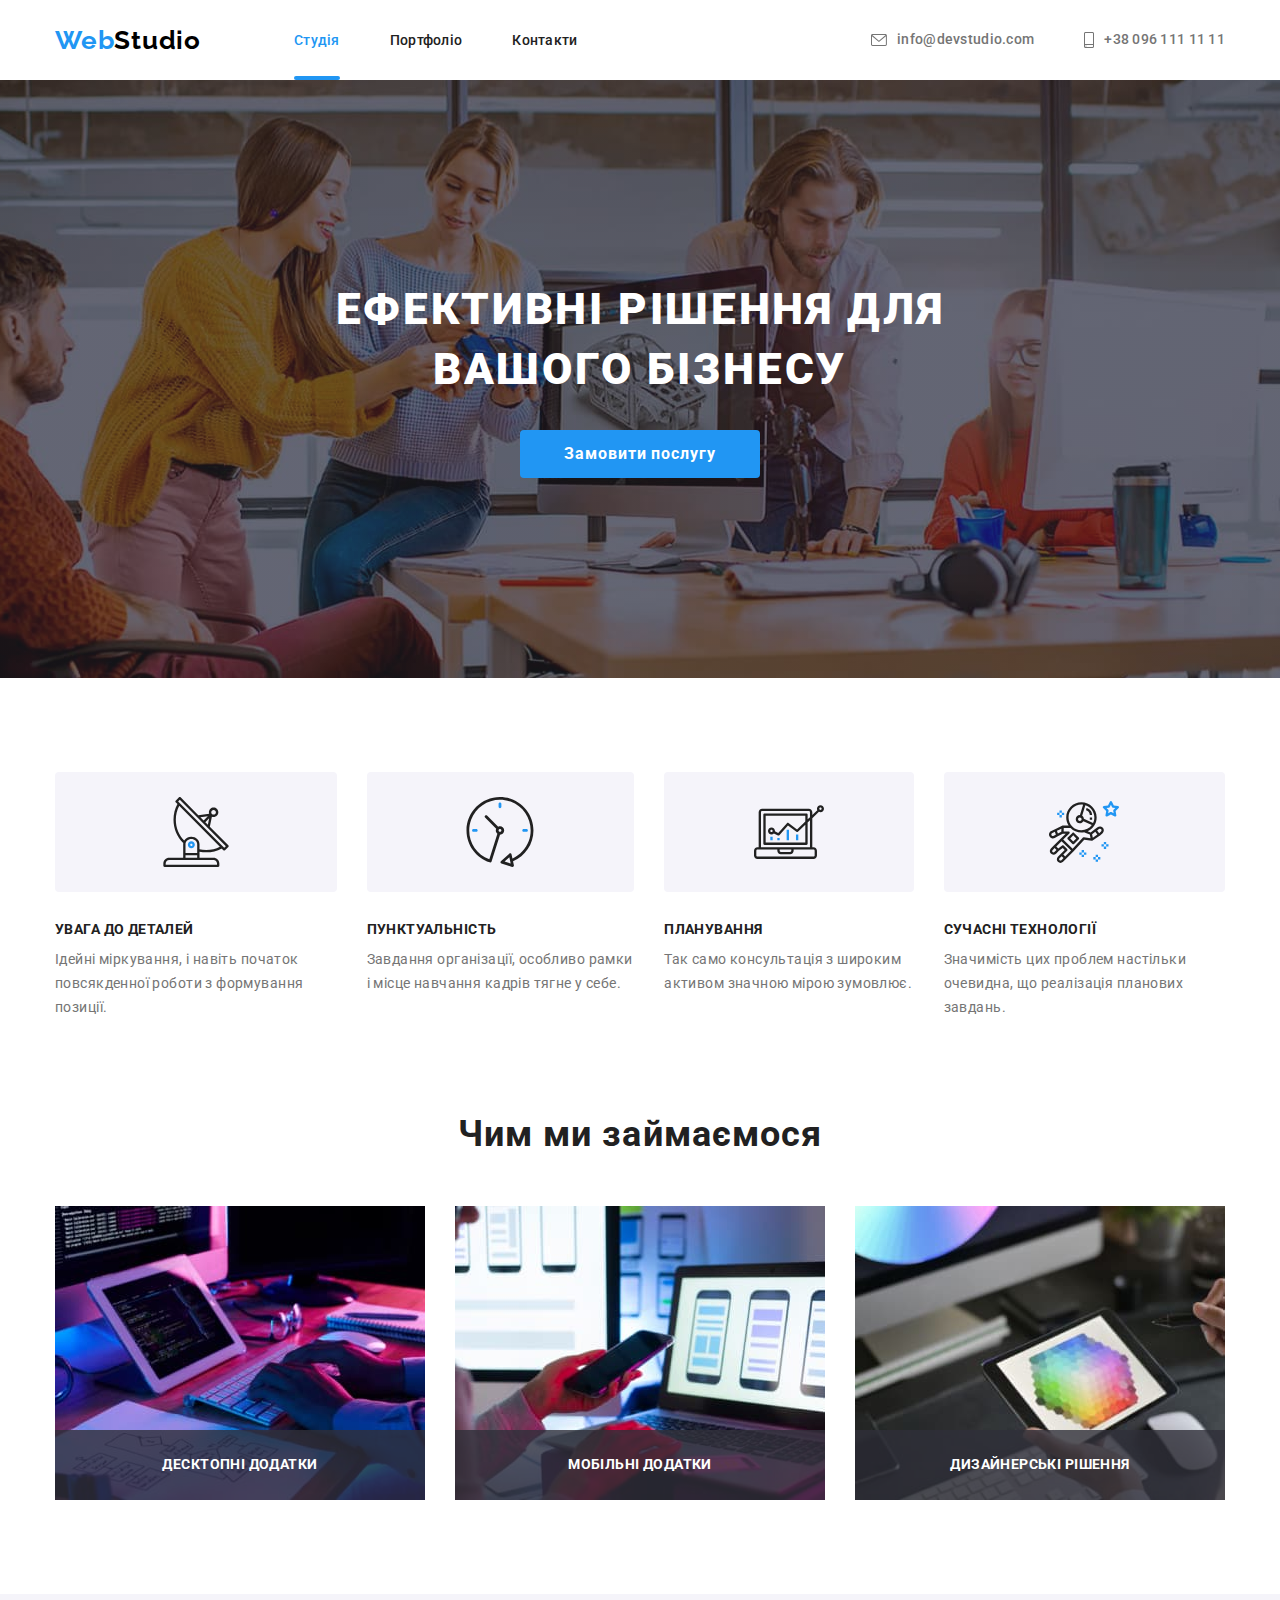
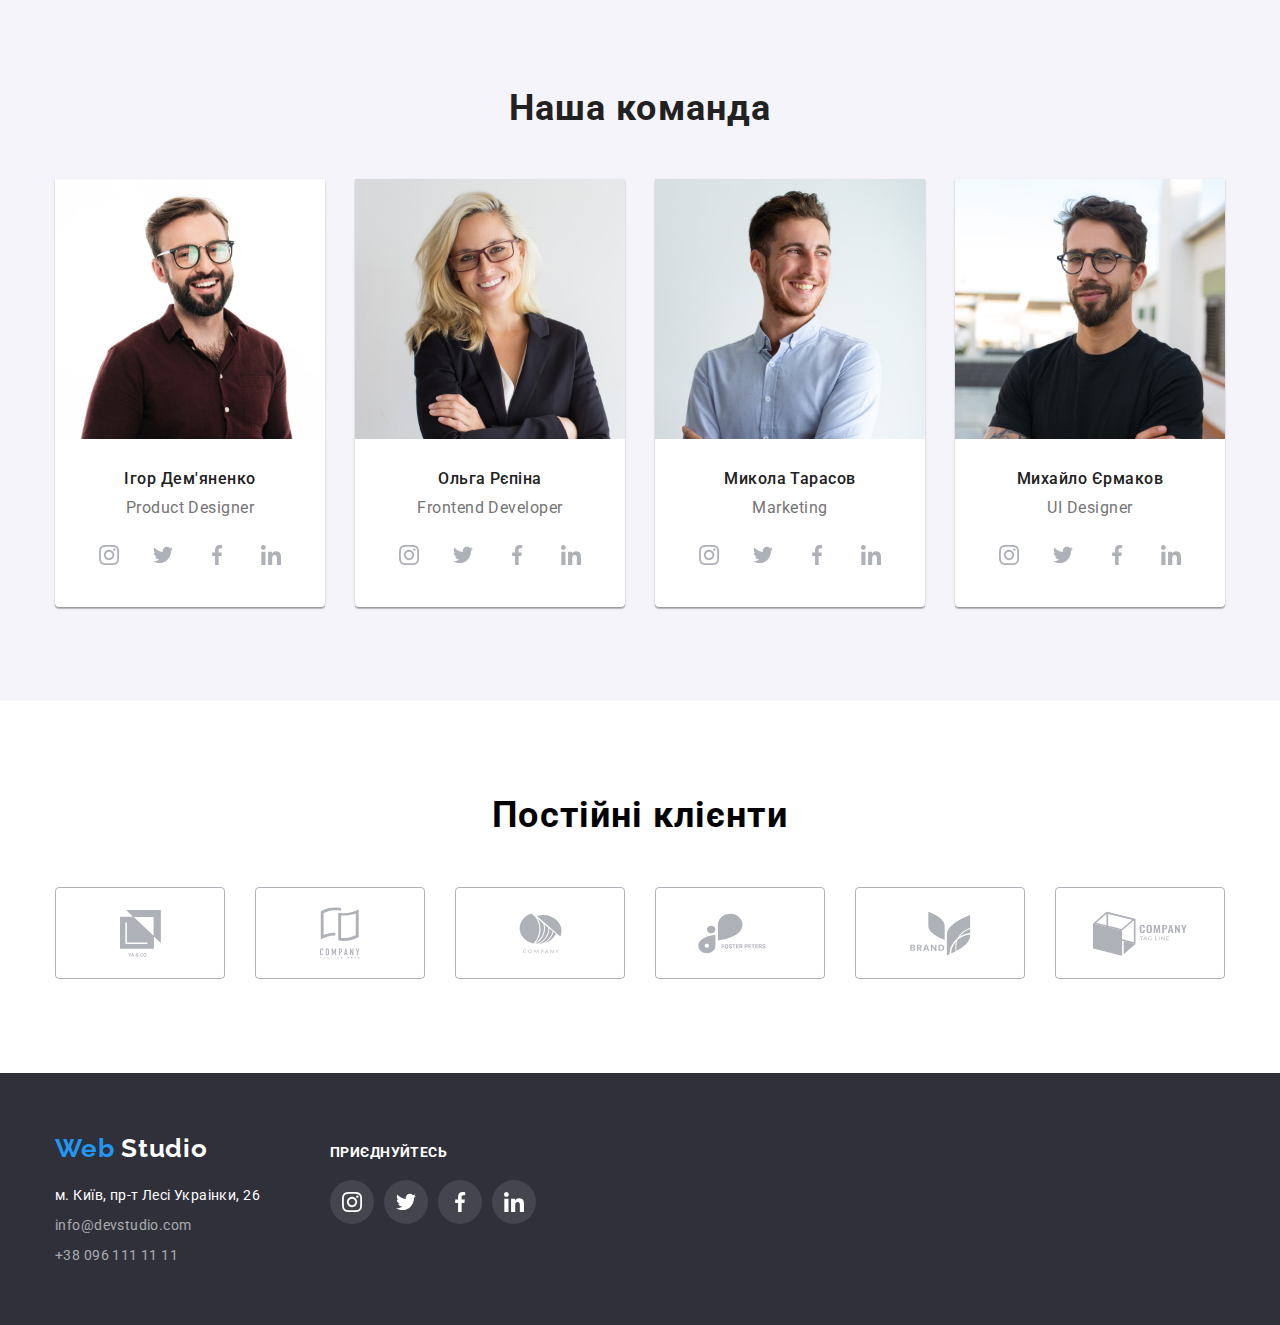
<file: index.html>
<!DOCTYPE html>
<html lang="uk">
  <head>
    <meta charset="UTF-8" />
    <meta http-equiv="X-UA-Compatible" content="IE=edge" />
    <meta name="viewport" content="width=device-width, initial-scale=1.0" />
    <title>Студія</title>
    <!-- Google fonts -->
    <link rel="preconnect" href="https://fonts.googleapis.com" />
    <link rel="preconnect" href="https://fonts.gstatic.com" crossorigin />
    <link
      href="https://fonts.googleapis.com/css2?family=Raleway:wght@700&family=Roboto:wght@400;500;700;900&display=swap"
      rel="stylesheet"
    />
    <!-- Normalizator -->
    <link
      rel="stylesheet"
      href="https://cdnjs.cloudflare.com/ajax/libs/modern-normalize/1.1.0/modern-normalize.min.css"
    />
    <!-- my styls -->
    <link rel="stylesheet" href="./css/styles.css" />
  </head>

  <body>
    <!-- HEADER-->
    <header>
      <div class="container-head container">
        <!-- navigation -->
        <nav class="navigation">
          <!-- LOGO -->
          <a href="./index.html" class="logo-web" lang="en"
            >Web<span class="logo-studio">Studio</span></a
          >
          <ul class="nav-list list">
            <li class="li-nav"><a href="./index.html" class="current nav-element">Студія</a></li>
            <li class="li-nav"><a href="./portfolio.html" class="nav-element">Портфоліо</a></li>
            <li class="li-nav"><a href="#" class="nav-element">Контакти</a></li>
          </ul>
        </nav>
        <!-- Contacts -->
        <ul class="contacts list">
          <li class="li-contact">
            <a href="mailto:info@devstudio.com" class="contact" lang="en">
              <svg class="icon-maill" width="16" height="12">
                <use href="./images/symbol.svg#icon-maill"></use>
              </svg>
              info@devstudio.com
            </a>
          </li>
          <li class="li-contact">
            <a href="tel:+380961111111" class="contact">
              <svg class="icon-tell" width="10" height="16">
                <use href="./images/symbol.svg#icon-tell"></use>
              </svg>
              +38 096 111 11 11</a
            >
          </li>
        </ul>
      </div>
    </header>
    <!-- MAIN -->
    <main>
      <!-- Hero Section -->
      <section class="hero-section">
        <div class="container">
          <h1 class="hero-heading">Ефективні рішення для вашого бізнесу</h1>
          <button data-modal-open class="button" type="button" id="data-modal-open">Замовити послугу</button>
        </div>
      </section>
      <!-- Our features -->
      <section class="section features-section">
        <div class="container">
          <h2 class="hidden">Наші переваги</h2>
          <ul class="features list">
            <li class="feature-card">
              <div class="bord-feature">
                <svg class="icon-feature" height="70" width="70">
                  <use href="./images/symbol.svg#icon-antenna"></use>
                </svg>
              </div>
              <h3 class="feature-list-heading">УВАГА ДО ДЕТАЛЕЙ</h3>
              <p class="feature-list-description">
                Ідейні міркування, і навіть початок повсякденної роботи з формування позиції.
              </p>
            </li>
            <li class="feature-card">
              <div class="bord-feature">
                <svg class="icon-feature" height="70" width="70">
                  <use href="./images/symbol.svg#icon-clock"></use>
                </svg>
              </div>
              <h3 class="feature-list-heading">ПУНКТУАЛЬНІСТЬ</h3>
              <p class="feature-list-description">
                Завдання організації, особливо рамки і місце навчання кадрів тягне у себе.
              </p>
            </li>
            <li class="feature-card">
              <div class="bord-feature">
                <svg class="icon-feature" height="70" width="70">
                  <use href="./images/symbol.svg#icon-diagram"></use>
                </svg>
              </div>
              <h3 class="feature-list-heading">ПЛАНУВАННЯ</h3>
              <p class="feature-list-description">
                Так само консультація з широким активом значною мірою зумовлює.
              </p>
            </li>
            <li class="feature-card">
              <div class="bord-feature">
                <svg class="icon-feature" height="70" width="70">
                  <use href="./images/symbol.svg#icon-astronaut"></use>
                </svg>
              </div>
              <h3 class="feature-list-heading">СУЧАСНІ ТЕХНОЛОГІЇ</h3>
              <p class="feature-list-description">
                Значимість цих проблем настільки очевидна, що реалізація планових завдань.
              </p>
            </li>
          </ul>
        </div>
      </section>
      <!-- What do we do? -->
      <section class="section">
        <div class="container">
          <h2 class="what-heading">Чим ми займаємося</h2>
          <ul class="what-list-other list">
            <li class="what-card">
              <img src="./images/desktop.jpg" alt="людина працює за пк" class="img-what" />
              <p class="what-descriptions">Десктопні додатки</p>
            </li>
            <li class="what-card">
              <img src="./images/laptop.jpg" alt="людина працює за ноутбуком" class="img-what" />
              <p class="what-descriptions">Мобільні додатки</p>
            </li>
            <li class="what-card">
              <img src="./images/table.jpg" alt="людина працює за планшетом" class="img-what" />
              <p class="what-descriptions">Дизайнерські рішення</p>
            </li>
          </ul>
        </div>
      </section>
      <!-- Our Team -->
      <section class="our-team section">
        <div class="container">
          <h2 class="our-team-heading">Наша команда</h2>
          <ul class="our-team-list list">
            <li class="team-card">
              <img src="./images/slaveone.jpg" alt="Ігор Дем'яненко" class="imag-team" />
              <div class="container-team">
                <h3 class="team-name">Ігор Дем'яненко</h3>
                <p lang="en" class="our-team-profession">Product Designer</p>
                <ul class="list social-list">
                  <li class="social-li">
                    <a href=""
                      ><svg class="icon-social" height="20" width="20">
                        <use href="./images/symbol.svg#icon-instagram"></use></svg
                    ></a>
                  </li>
                  <li class="social-li">
                    <a href=""
                      ><svg class="icon-social" height="20" width="20">
                        <use href="./images/symbol.svg#icon-twitter"></use></svg
                    ></a>
                  </li>
                  <li class="social-li">
                    <a href=""
                      ><svg class="icon-social" height="20" width="20">
                        <use href="./images/symbol.svg#icon-facebook"></use></svg
                    ></a>
                  </li>
                  <li class="social-li">
                    <a href=""
                      ><svg class="icon-social" height="20" width="20">
                        <use href="./images/symbol.svg#icon-linkin"></use></svg
                    ></a>
                  </li>
                </ul>
              </div>
            </li>
            <li class="team-card">
              <img src="./images/slavetwo.jpg" alt="Ольга Рєпіна" class="imag-team" />
              <div class="container-team">
                <h3 class="team-name">Ольга Рєпіна</h3>
                <p lang="en" class="our-team-profession">Frontend Developer</p>
                <ul class="list social-list">
                  <li class="social-li">
                    <a href=""
                      ><svg class="icon-social" height="20" width="20">
                        <use href="./images/symbol.svg#icon-instagram"></use></svg
                    ></a>
                  </li>
                  <li class="social-li">
                    <a href=""
                      ><svg class="icon-social" height="20" width="20">
                        <use href="./images/symbol.svg#icon-twitter"></use></svg
                    ></a>
                  </li>
                  <li class="social-li">
                    <a href=""
                      ><svg class="icon-social" height="20" width="20">
                        <use href="./images/symbol.svg#icon-facebook"></use></svg
                    ></a>
                  </li>
                  <li class="social-li">
                    <a href=""
                      ><svg class="icon-social" height="20" width="20">
                        <use href="./images/symbol.svg#icon-linkin"></use></svg
                    ></a>
                  </li>
                </ul>
              </div>
            </li>
            <li class="team-card">
              <img src="./images/slavethree.jpg" alt="Микола Тарасов" class="imag-team" />
              <div class="container-team">
                <h3 class="team-name">Микола Тарасов</h3>
                <p lang="en" class="our-team-profession">Marketing</p>
                <ul class="list social-list">
                  <li class="social-li">
                    <a href=""
                      ><svg class="icon-social" height="20" width="20">
                        <use href="./images/symbol.svg#icon-instagram"></use></svg
                    ></a>
                  </li>
                  <li class="social-li">
                    <a href=""
                      ><svg class="icon-social" height="20" width="20">
                        <use href="./images/symbol.svg#icon-twitter"></use></svg
                    ></a>
                  </li>
                  <li class="social-li">
                    <a href=""
                      ><svg class="icon-social" height="20" width="20">
                        <use href="./images/symbol.svg#icon-facebook"></use></svg
                    ></a>
                  </li>
                  <li class="social-li">
                    <a href=""
                      ><svg class="icon-social" height="20" width="20">
                        <use href="./images/symbol.svg#icon-linkin"></use></svg
                    ></a>
                  </li>
                </ul>
              </div>
            </li>
            <li class="team-card">
              <img src="./images/slavefour.jpg" alt="Михайло Єрмаков" class="imag-team" />
              <div class="container-team">
                <h3 class="team-name">Михайло Єрмаков</h3>
                <p lang="en" class="our-team-profession">UI Designer</p>
                <ul class="list social-list">
                  <li class="social-li">
                    <a href=""
                      ><svg class="icon-social" height="20" width="20">
                        <use href="./images/symbol.svg#icon-instagram"></use></svg
                    ></a>
                  </li>
                  <li class="social-li">
                    <a href=""
                      ><svg class="icon-social" height="20" width="20">
                        <use href="./images/symbol.svg#icon-twitter"></use></svg
                    ></a>
                  </li>
                  <li class="social-li">
                    <a href=""
                      ><svg class="icon-social" height="20" width="20">
                        <use href="./images/symbol.svg#icon-facebook"></use></svg
                    ></a>
                  </li>
                  <li class="social-li">
                    <a href=""
                      ><svg class="icon-social" height="20" width="20">
                        <use href="./images/symbol.svg#icon-linkin"></use></svg
                    ></a>
                  </li>
                </ul>
              </div>
            </li>
          </ul>
        </div>
      </section>
      <!-- CLIENTS -->
      <section class="section">
        <div class="container">
          <h2 class="header-clients">Постійні клієнти</h2>
          <ul class="list clients-list">
            <li class="client">
              <a href="http://" class="link-client">
                <svg height="47" width="41" class="icon-client">
                  <use href="./images/symbol.svg#icon-group"></use>
                </svg>
              </a>
            </li>
            <li class="client">
              <a href="http://" class="link-client">
                <svg height="52" width="40" class="icon-client">
                  <use href="./images/symbol.svg#icon-group-1"></use>
                </svg>
              </a>
            </li>
            <li class="client">
              <a href="http://" class="link-client">
                <svg height="42" width="43" class="icon-client">
                  <use href="./images/symbol.svg#icon-group-2"></use>
                </svg>
              </a>
            </li>
            <li class="client">
              <a href="http://" class="link-client">
                <svg height="41" width="84" class="icon-client">
                  <use href="./images/symbol.svg#icon-group-3"></use>
                </svg>
              </a>
            </li>
            <li class="client">
              <a href="http://" class="link-client">
                <svg height="45" width="63" class="icon-client">
                  <use href="./images/symbol.svg#icon-group-4"></use>
                </svg>
              </a>
            </li>
            <li class="client">
              <a href="http://" class="link-client">
                <svg height="45" width="94" class="icon-client">
                  <use href="./images/symbol.svg#icon-group-5"></use>
                </svg>
              </a>
            </li>
          </ul>
        </div>
      </section>
    </main>
    <!-- FOOTER -->

    <footer class="footer">
      <div class="container">
        <div class="footer-list">
          <a href="/" class="footer-logo-web" lang="en"
            >Web <span class="footer-logo-studio" lang="en">Studio</span></a
          >
          <address class="footer-addres">
            <ul class="list">
              <li class="adress-list">
                <a
                  href="https://goo.gl/maps/CPtrU1FHBa2aNyZL9"
                  target="_blank"
                  rel="noopener noreferrer nofollow"
                  class="adress-place link"
                  >м. Київ, пр-т Лесі Украінки, 26</a
                >
              </li>
              <li class="adress-list">
                <a href="mailto:info@devstudio.com" class="adress" lang="en">info@devstudio.com </a>
              </li>
              <li class="adress-list">
                <a href="tel:+380961111111" class="adress">+38 096 111 11 11</a>
              </li>
            </ul>
          </address>
        </div>
        <div class="footer-social">
          <h3>приєднуйтесь</h3>
          <ul class="list social-list">
            <li class="social-li">
              <a href=""
                ><svg class="icon-social" height="20" width="20">
                  <use href="./images/symbol.svg#icon-instagram"></use></svg
              ></a>
            </li>
            <li class="social-li">
              <a href=""
                ><svg class="icon-social" height="20" width="20">
                  <use href="./images/symbol.svg#icon-twitter"></use></svg
              ></a>
            </li>
            <li class="social-li">
              <a href=""
                ><svg class="icon-social" height="20" width="20">
                  <use href="./images/symbol.svg#icon-facebook"></use></svg
              ></a>
            </li>
            <li class="social-li">
              <a href="./portfolio.html"
                ><svg class="icon-social" height="20" width="20">
                  <use href="./images/symbol.svg#icon-linkin"></use></svg
              ></a>
            </li>
          </ul>
        </div>
      </div>
    </footer>
<!-- MODALL -->
    <div class="backdrop is-hidden" data-modal>
      <div class="modal">
         <button  data-modal-close  class="close"> 
          <svg width="18" height="18" class="icon-cancel">
            <use href="./images/symbol.svg#icon-close"></use>
          </svg>
        </button>
      </div>
    </div>

    <script src="./js/modal.js"></script>
    <!-- /////-MODALL -->
  </body>
</html>
</file>
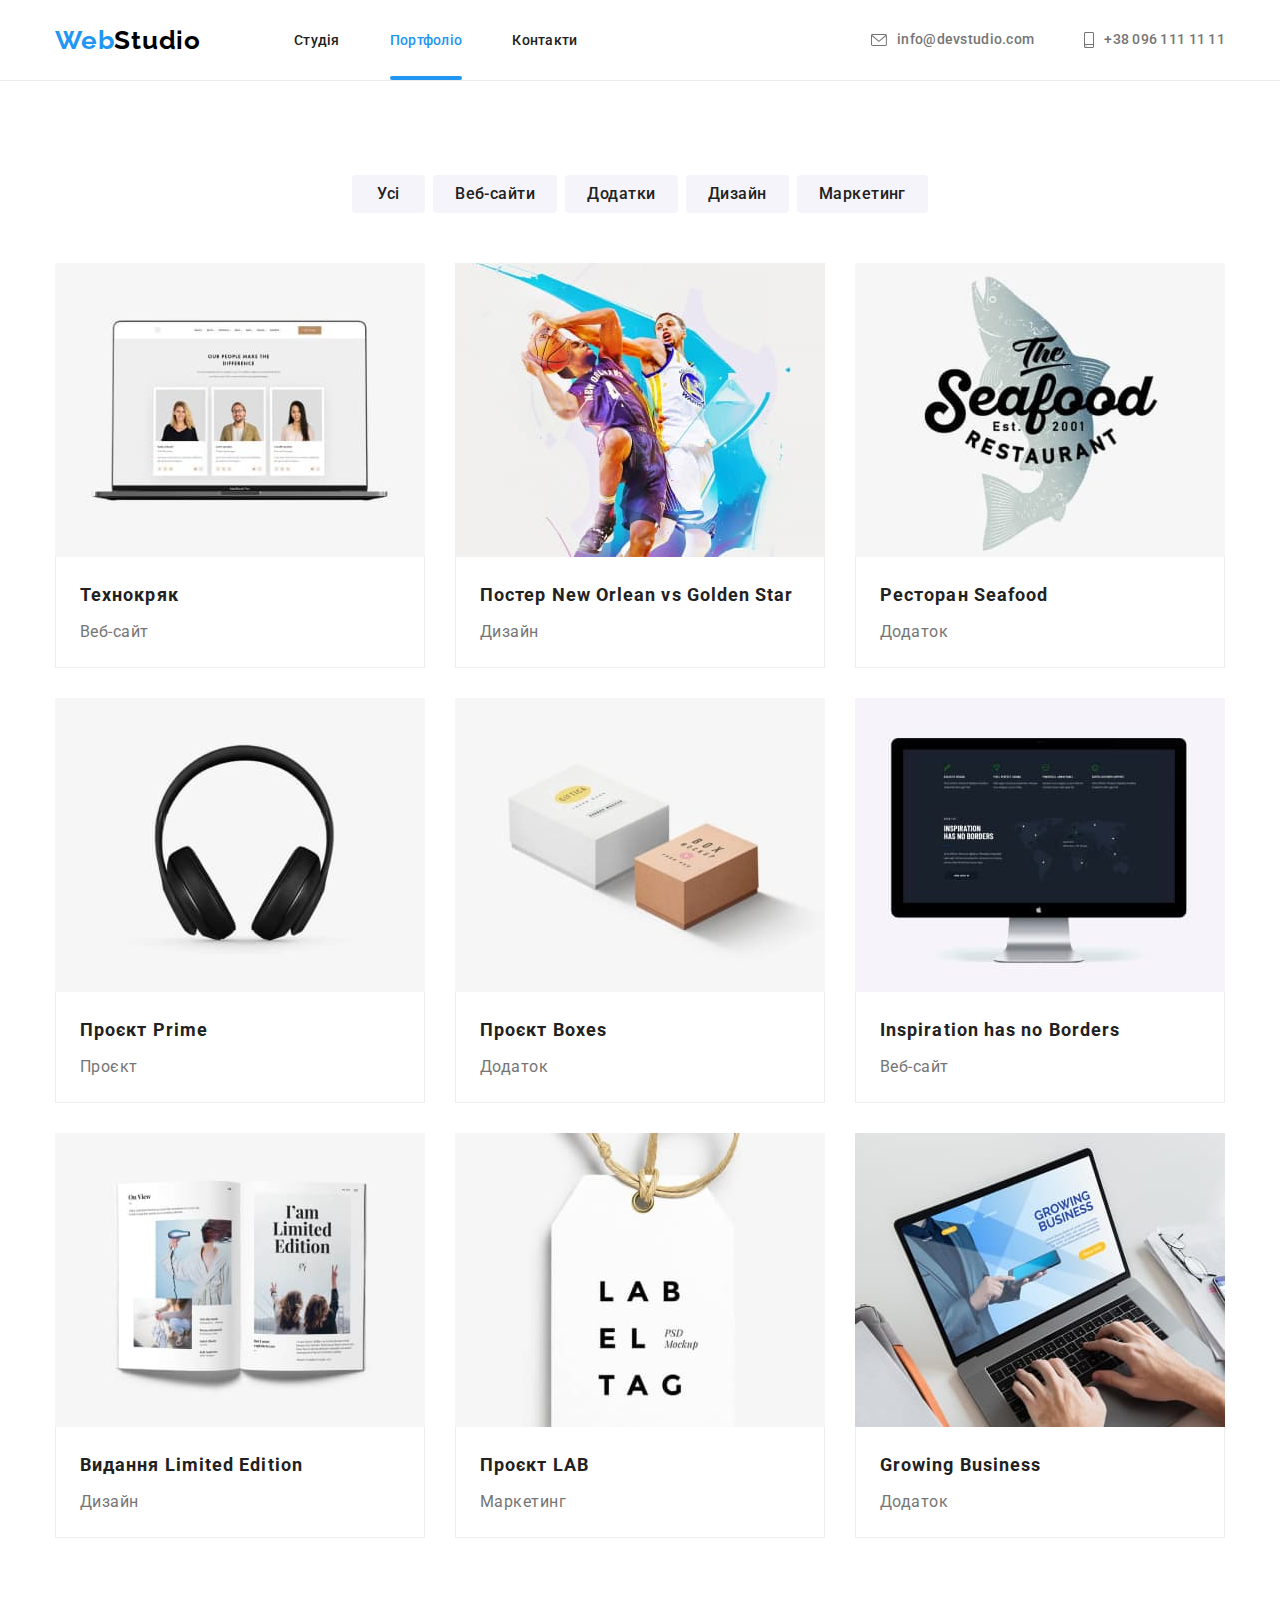
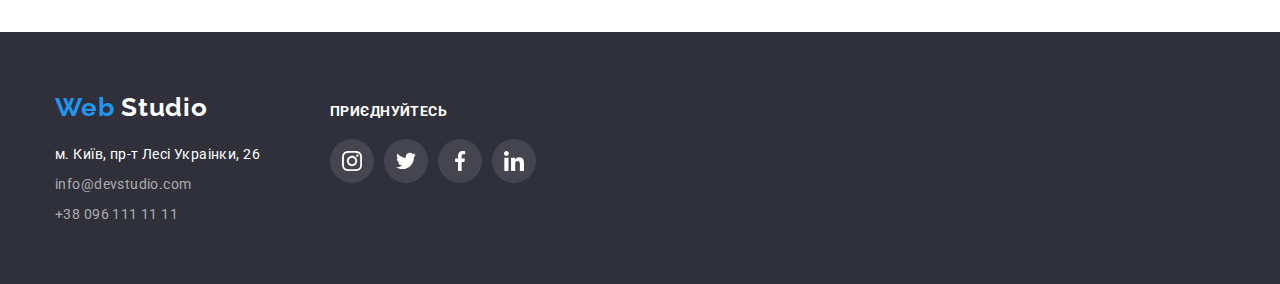
<file: portfolio.html>
<!DOCTYPE html>
<html lang="uk">
  <head>
    <meta charset="UTF-8" />
    <meta http-equiv="X-UA-Compatible" content="IE=edge" />
    <meta name="viewport" content="width=device-width, initial-scale=1.0" />
    <title>Портфоліо</title>
    <!-- Google fonts -->
    <link rel="preconnect" href="https://fonts.googleapis.com" />
    <link rel="preconnect" href="https://fonts.gstatic.com" crossorigin />
    <link
      href="https://fonts.googleapis.com/css2?family=Raleway:wght@700&family=Roboto:wght@400;500;700;900&display=swap"
      rel="stylesheet"
    />
    <!-- Normalizator -->
    <link
      rel="stylesheet"
      href="https://cdnjs.cloudflare.com/ajax/libs/modern-normalize/1.1.0/modern-normalize.min.css"
    />
    <!-- my styls -->
    <link rel="stylesheet" href="./css/styles.css" />
  </head>

  <body>
    <!-- HEADER-->
    <header class="head-border">
      <div class="container-head container">
        <!-- navigation -->
        <nav class="navigation">
          <!-- LOGO -->
          <a href="./index.html" class="logo-web" lang="en">Web<span class="logo-studio">Studio</span></a>
          <ul class="nav-list list">
            <li class="li-nav"><a href="./index.html" class="nav-element">Студія</a></li>
            <li class="li-nav">
              <a href="./portfolio.html" class="nav-element current">Портфоліо</a>
            </li>
            <li class="li-nav"><a href="#" class="nav-element">Контакти</a></li>
          </ul>
        </nav>
        <!-- Contacts -->
        <ul class="contacts list">
          <li class="li-contact">
            <a href="mailto:info@devstudio.com" class="contact" lang="en"
              ><svg class="icon-maill" width="16" height="12">
                <use href="./images/symbol.svg#icon-maill"></use></svg
              >info@devstudio.com
            </a>
          </li>
          <li class="li-contact">
            <a href="tel:+380961111111" class="contact"
              ><svg class="icon-tell" width="10" height="16">
                <use href="./images/symbol.svg#icon-tell"></use></svg
              >+38 096 111 11 11</a
            >
          </li>
        </ul>
      </div>
    </header>
    <!--- MAIN -->
    <main>
      <section class="section">
        <h1 class="hidden">Виставка наших робіт</h1>
        <div class="container">
          <ul class="list nav-projects">
            <li><button class="button-portfolio" type="button">Усі</button></li>
            <li><button class="button-portfolio" type="button">Веб-сайти</button></li>
            <li><button class="button-portfolio" type="button">Додатки</button></li>
            <li><button class="button-portfolio" type="button">Дизайн</button></li>
            <li><button class="button-portfolio" type="button">Маркетинг</button></li>
          </ul>
        </div>
        <div class="container">
          <ul class="list project-list">
            <li class="project-card">
              <a href="http://" class="link-project">
<div class="thumb-img-project">
                <img src="./images/one.jpg" alt="Веб-сайт Технокряк" class="img-project" />
<p class="description-hover">Ресурс пропонує комплексні пропозиції з різним рівнем функціоналу та сервісів. Все це дозволить відвідувачу отримати вичерпні відомості про компанію чи приватну особу.</p>
                </div>
                <div class="card-text">
                  <h2 class="project-heading">Технокряк</h2>
                  <p class="project-descriotion">Веб-сайт</p>
                </div>
              </a>
            </li>
            <li class="project-card">
              <a href="http://" class="link-project">
<div class="thumb-img-project">
                <img src="./images/two.jpg" alt="Дизайн про новий орлеан" class="img-project" />
<p class="description-hover">Ресурс пропонує комплексні пропозиції з різним рівнем функціоналу та сервісів. Все це дозволить відвідувачу отримати вичерпні відомості про компанію чи приватну особу.</p>
                </div>
                <div class="card-text">
                  <h2 class="project-heading">
                    Постер <span lang="en">New Orlean vs Golden Star</span>
                  </h2>
                  <p class="project-descriotion">Дизайн</p>
                </div>
              </a>
            </li>
            <li class="project-card">
              <a href="http://" class="link-project">
<div class="thumb-img-project">
                <img src="./images/three.jpg" alt="Додаток про їжу біля моря" class="img-project" />
<p class="description-hover">Ресурс пропонує комплексні пропозиції з різним рівнем функціоналу та сервісів. Все це дозволить відвідувачу отримати вичерпні відомості про компанію чи приватну особу.</p>
                </div>
                <div class="card-text">
                  <h2 class="project-heading">Ресторан <span lang="en">Seafood</span></h2>
                  <p class="project-descriotion">Додаток</p>
                </div>
              </a>
            </li>
            <li class="project-card">
              <a href="http://" class="link-project">
<div class="thumb-img-project">
                <img src="./images/four.jpg" alt="Проєкт Проєкт " class="img-project" />
<p class="description-hover">Ресурс пропонує комплексні пропозиції з різним рівнем функціоналу та сервісів. Все це дозволить відвідувачу отримати вичерпні відомості про компанію чи приватну особу.</p>
                </div>
                <div class="card-text">
                  <h2 class="project-heading">Проєкт <span lang="en">Prime</span></h2>
                  <p class="project-descriotion">Проєкт</p>
                </div>
              </a>
            </li>
            <li class="project-card">
              <a href="http://" class="link-project">
<div class="thumb-img-project">
                <img src="./images/five.jpg" alt="Проєкт коробки" class="img-project" />
<p class="description-hover">Ресурс пропонує комплексні пропозиції з різним рівнем функціоналу та сервісів. Все це дозволить відвідувачу отримати вичерпні відомості про компанію чи приватну особу.</p>
                </div>
                <div class="card-text">
                  <h2 class="project-heading">Проєкт <span lang="en">Boxes</span></h2>
                  <p class="project-descriotion">Додаток</p>
                </div>
              </a>
            </li>
            <li class="project-card">
              <a href="http://" class="link-project">
<div class="thumb-img-project">
                <img src="./images/six.jpg" alt="Веб-сайт " class="img-project" />
<p class="description-hover">Ресурс пропонує комплексні пропозиції з різним рівнем функціоналу та сервісів. Все це дозволить відвідувачу отримати вичерпні відомості про компанію чи приватну особу.</p>
                </div>
                <div class="card-text">
                  <h2 class="project-heading">Inspiration <span lang="en">has no Borders</span></h2>
                  <p class="project-descriotion">Веб-сайт</p>
                </div>
              </a>
            </li>
            <li class="project-card">
              <a href="http://" class="link-project">
<div class="thumb-img-project">
                <img src="./images/seven.jpg" alt="Дизайн видання Limited Edition" class="img-project" />
<p class="description-hover">Ресурс пропонує комплексні пропозиції з різним рівнем функціоналу та сервісів. Все це дозволить відвідувачу отримати вичерпні відомості про компанію чи приватну особу.</p>
                </div>
                <div class="card-text">
                  <h2 class="project-heading">Видання <span lang="en">Limited Edition</span></h2>
                  <p class="project-descriotion">Дизайн</p>
                </div>
              </a>
            </li>
            <li class="project-card">
              <a href="http://" class="link-project">
<div class="thumb-img-project">
                <img src="./images/eight.jpg" alt="Проєкт Маркетинг" class="img-project" />
<p class="description-hover">Ресурс пропонує комплексні пропозиції з різним рівнем функціоналу та сервісів. Все це дозволить відвідувачу отримати вичерпні відомості про компанію чи приватну особу.</p>
                </div>
                <div class="card-text">
                  <h2 class="project-heading">Проєкт <span lang="en">LAB</span></h2>
                  <p class="project-descriotion">Маркетинг</p>
                </div>
              </a>
            </li>
            <li class="project-card">
              <a href="http://" class="link-project">
                <div class="thumb-img-project">
                <img src="./images/nine.jpg" alt="Додаток про справы" class="img-project" />
<p class="description-hover">Ресурс пропонує комплексні пропозиції з різним рівнем функціоналу та сервісів. Все це дозволить відвідувачу отримати вичерпні відомості про компанію чи приватну особу.</p>
                </div>
                <div class="card-text">
                  <h2 class="project-heading" lang="en">Growing Business</h2>
                  <p class="project-descriotion">Додаток</p>
                </div>
              </a>
            </li>
          </ul>
        </div>
      </section>
    </main>
    <!-- FOOTER -->
    <footer class="footer">
      <div class="container">
        <div class="footer-list">
          <a href="/" class="footer-logo-web" lang="en"
            >Web <span class="footer-logo-studio" lang="en">Studio</span></a
          >
          <address class="footer-addres">
            <ul class="list">
              <li class="adress-list">
                <a
                  href="https://goo.gl/maps/CPtrU1FHBa2aNyZL9"
                  target="_blank"
                  rel="noopener noreferrer nofollow"
                  class="adress-place link"
                  >м. Київ, пр-т Лесі Украінки, 26</a
                >
              </li>
              <li class="adress-list">
                <a href="mailto:info@devstudio.com" class="adress" lang="en">info@devstudio.com </a>
              </li>
              <li class="adress-list">
                <a href="tel:+380961111111" class="adress">+38 096 111 11 11</a>
              </li>
            </ul>
          </address>
        </div>
        <div class="footer-social">
          <h3>приєднуйтесь</h3>
          <ul class="list social-list">
            <li class="social-li">
              <a href=""
                ><svg class="icon-social" height="20" width="20">
                  <use href="./images/symbol.svg#icon-instagram"></use></svg
              ></a>
            </li>
            <li class="social-li">
              <a href=""
                ><svg class="icon-social" height="20" width="20">
                  <use href="./images/symbol.svg#icon-twitter"></use></svg
              ></a>
            </li>
            <li class="social-li">
              <a href=""
                ><svg class="icon-social" height="20" width="20">
                  <use href="./images/symbol.svg#icon-facebook"></use></svg
              ></a>
            </li>
            <li class="social-li">
              <a href=""
                ><svg class="icon-social" height="20" width="20">
                  <use href="./images/symbol.svg#icon-linkin"></use></svg
              ></a>
            </li>
          </ul>
        </div>
      </div>
    </footer>
  </body>
</html>
</file>
<file: css/styles.css>
/* Обнуление отступов */
/* html{ */
    /* box-sizing: border-box; */
/* } */
/*  */
/* *,  */
/* *::before, */
/* *::after{ */
    /* box-sizing: inherit; */
/* } */

h1,
h2,
h3,
h4,
h5,
h6,
p,
ul{
    margin: 0;
    padding: 0;
}
body{
font-family: 'Roboto', sans-serif;
background: var(--bg-body-color)
}

/* =----------------------OTHER----------------- */

.list {
    margin: 0;
    padding: 0;
    list-style-type: none;
}

a {
    text-decoration: none;
}
/* Head */
.logo-studio:hover,
.nav-element:hover,
/* FooTer */
.adress-place:hover,
.adress:hover,
.footer-logo-studio:hover { 
    color: var(--link-active);
} 


.contacts .contact:hover,.contacts .contact:focus {
    color: var(--link-active);
    fill: var(--link-active);
}




/* Head */
.logo-studio:focus,
.nav-element:focus,

/* FooTer */
.adress-place:focus,
.adress:focus,
.footer-logo-studio:focus {
color: var(--link-active);
}









:root{
    --logo-web-color:#2196F3;
    --logo-studio-up:#000000;
    --logo-studio-lower: #FFFFFF;
    --nav-color:#212121;
    --contacts-color:#757575;
    --button-text-color:#FFFFFF;
    --button-active-color:#188CE8;
    --button-color:#2196F3;
    --link-active:#2196F3;
    --adress-contact-color:rgba(255, 255, 255, 0.6);
    --adress-place-color:#FFFFFF;
    --bg-footer-color:#2F303A;
    --bg-body-color:#FFFFFF;
    --bg-hero-color:#2F303A;
    --bg-team-color:#F5F4FA;
    --bg-feature-color: #F5F4FA;
    --bg-taam-card-color:#fff;
    --h-hero-color:#FFFFFF;
    --h-what-color:#212121;
    --h-team-color:#212121;
    --team-name-color:#212121;
    --team-dsk-color:#757575;
    --feature-list-h:#212121;
    --feature-dsk:#757575;
    --nav-line:#ECECEC;

    --icon-color:#AFB1B8;
/* colors of portfolio */
    --project-bg-btn:#F5F4FA;
    --project-border-btn:#F5F4FA;
    --project-btn-text:#212121;
    --project-btn-active-text:#FFFFFF;
    --project-card-border:#EEEEEE;
    --project-card-h:#212121;
    --project-card-dsk:#757575;



    --space-card:30px;
}
/* --------------Header --------------*/
.container {
    width: 1200px;
    margin-left: auto;
    margin-right: auto;
    padding-left: 15px;
    padding-right: 15px;
}
.section{
padding-top: 94px;
padding-bottom: 94px;
}
.head-border {
border-bottom: 1px solid var(--nav-line);

}

.container-head {
    display: flex;
    align-items: center;
}

/* --------------NAVIGATION  --------------*/
.navigation{
display: flex;
align-items:center;
}

/* --------------LOGO --------------*/

.logo-web {


    font-family: 'Raleway';
    font-weight: 700;
    font-size: 26px;
    line-height: 1.19;
    letter-spacing: 0.03em;
    color: var(--logo-web-color);
    margin-right: 93px;



}

.logo-studio {
    transition: color 250ms cubic-bezier(0.4, 0, 0.2, 1);

    color: var(--logo-studio-up);
}

.nav-list {
    display: flex;
}


.nav-element{
transition: color 250ms cubic-bezier(0.4, 0, 0.2, 1);

    font-weight: 500;
    font-size: 14px;
    line-height: 1.14;
    letter-spacing: 0.02em;
    color: var(--nav-color);
  
    
}

.nav-list>.li-nav {
    margin-left: 50px;
    
 
}

.nav-list>.li-nav:first-child {
    margin-left: 0;
}




.current {
    padding-top: 32px;
        padding-bottom: 32px;

color: var(--link-active);
position: relative

}
.current::after{
content: "";
display: block;
left: 0;
bottom: 0;
position: absolute;

width:100%;
height: 4px;

background-color: var(--link-active);
border-radius: 2px;

}

/* --------------CONTACTS --------------*/
.contacts {
display: flex;
margin-left: auto;

/* grid-gap: 30px; */
}
.li-contact>a{
padding-top: 32px;
padding-bottom: 32px;
}
.contacts .contact{
transition: color 250ms cubic-bezier(0.4, 0, 0.2, 1);



    display: flex;
    align-items: center;
    justify-content: center;
    font-weight: 500;
    font-size: 14px;
    line-height: 1.14;
    letter-spacing: 0.02em;

    text-decoration: none;
    color: var(--contacts-color);
    fill: var(--contacts-color);
}

.icon-maill{
/* height: 12px; */
/* width: 16px; */
fill: inherit;
margin-right: 10px;
}
.icon-tell{
/* height: 16px; */
/* width: 10px; */
fill: inherit;
margin-right: 10px;
}
.li-contact {
    display: flex;
    margin-left: 50px;
}

.li-contact:first-child {
    margin-left: 0;
}


/*---------- MAIN-----------*/

/* Section PORTFOLIO --*/


/* BUTTONS PORTFOLIO */
.nav-projects{
    display: flex;
    justify-content: center;
    grid-gap: 8px;
    margin-left: auto;
    margin-right: auto;
    margin-bottom: 50px;
}
.button-portfolio{
transition: color 250ms cubic-bezier(0.4, 0, 0.2, 1), background-color 250ms cubic-bezier(0.4, 0, 0.2, 1);

width: auto;
min-height: 38px;
min-width: 73px;
border-radius: 4px;
border: var(--project-border-btn);
padding: 6px 22px;

font-family: 'Roboto';
font-style: normal;
font-weight: 500;
font-size: 16px;
line-height: 1.62;
text-align: center;
letter-spacing: 0.03em;
color:var(--project-btn-text);
cursor: pointer;
background: var(--project-bg-btn);
}

.button-portfolio:hover{
background-color: var(--button-color);
color: var(--project-btn-active-text);
box-shadow: 0px 3px 1px rgba(0, 0, 0, 0.1), 0px 1px 2px rgba(0, 0, 0, 0.08), 0px 2px 2px rgba(0, 0, 0, 0.12);
}
.button-portfolio:focus {
background-color: var(--button-color);
color: var(--project-btn-active-text);
box-shadow: 0px 3px 1px rgba(0, 0, 0, 0.1), 0px 1px 2px rgba(0, 0, 0, 0.08), 0px 2px 2px rgba(0, 0, 0, 0.12);
}

/* LIST OUR PROJECTS PORTFOLIO*/

.project-list{
display: flex;
flex-wrap: wrap;
}
.img-project{
display: block;
width: 100%;

}

.project-card{
width: calc((100%/3)-(2*var(--space-card)));
margin-left: var(--space-card);
margin-bottom: var(--space-card);
}
.project-card:nth-child(3n+1){
    margin-left: 0;
}
.project-card:nth-last-of-type(-n+3){
    margin-bottom: 0;
}

.link-project{
    display: block;
}
.link-project:hover,.link-project:focus {
    box-shadow: 0px 1px 1px rgba(0, 0, 0, 0.12), 0px 4px 4px rgba(0, 0, 0, 0.06), 1px 4px 6px rgba(0, 0, 0, 0.16);
}


.thumb-img-project{
position: relative;

text-align: left;
overflow: hidden;
}


.description-hover{
position: absolute;
bottom: 0;
left: 0;
width: 100%;
height: 100%;

padding-left: 24px;
padding-right: 24px;
padding-top: 63px;
padding-bottom: 63px;

transform: translateY(100%);
transition: transform 250ms  cubic-bezier(0.4, 0, 0.2, 1) 0ms ;

font-weight: 400;
font-size: 18px;
line-height: 1.56;
letter-spacing: 0.03em;
color: #FFFFFF;
background-color: rgba(33, 150, 243, 0.9);


}
.link-project:hover .description-hover,.link-project:focus .description-hover {
transform: translateY(0%);
}



.card-text{
padding-top: 20px;
padding-bottom:20px ;
padding-left: 24px;
padding-right:24px ;

border-left:1px solid var(--project-card-border) ;
border-right: 1px solid var(--project-card-border);
border-bottom: 1px solid var(--project-card-border);
}


.project-heading{
font-weight: 700;
font-size: 18px;
line-height: 2;
letter-spacing: 0.06em;
color: var(--project-card-h);
margin-bottom: 4px;
}
.project-descriotion{
font-weight: 400;
font-size: 16px;
line-height: 1.88;
letter-spacing: 0.03em;
color: var(--project-card-dsk);
}


/*--------Section  HERO STUDIO--------*/

.hero-section {

padding: 200px 0;
text-align: center;

background-color: #AFB1B8;
background-image: linear-gradient(rgba(47, 48, 58, 0.4), rgba(47, 48, 58, 0.4)),url(../images/hero-fon-min.jpg) ;

/* background-attachment: fixed; */
background-position: center;
background-repeat: no-repeat;
background-size: 1600px auto;


}

.hero-heading{
font-weight: 900;
font-size: 44px;
line-height: 1.36;
letter-spacing: 0.06em;
text-transform: uppercase;
color: var(--h-hero-color);
width: 696px;
margin-left: auto;
margin-right: auto;
margin-bottom: 30px;
}


/* -------BUTTON-------- */

.button {
border-radius: 4px;
min-width: 240px;
/* box-shadow: 0px 4px 4px rgba(0, 0, 0, 0.15); */
padding: 10px 35.6px;
background: var(--button-color);
border: none;
font-style: normal;
font-weight: 700;
font-size: 16px;
line-height: 1.8;
letter-spacing: 0.06em;
color: var(--button-text-color);

cursor: pointer;

}

.button:active{
    background: var(--button-active-color)
}


/*   ------------Our feature ------------- */

.features-section {
    padding-bottom: 0;
}
/*  feature heading hidden*/
.hidden {
color: rgba(0, 0, 0, 0);
position: absolute;
width: 1px;
height: 1px;
margin: -1px;
border: 0;
padding: 0;
white-space: nowrap;
clip-path: inset(100%);
clip: rect(0 0 0 0);
overflow: hidden;
}

/* feature  list OTHER*/
/* Контейнер с прймуществами */

.features{
display: flex;

}

/* feature  card*/  


.feature-card {
    display: block;
    width:calc((100%/4)-(3*var(--space-card))) ;
   
    margin-left: var(--space-card);
}
.feature-card:first-child{
    margin-left: 0;
}

.bord-feature {
    display: flex;
    justify-content: center;
    align-items: center;
    height: 120px;

    margin-bottom: 30px;

    border-radius: 4px;
    background-color: var(--bg-feature-color);
}

/* .icon-feature { */
    /* display: block; */
    /* height: 70px; */
    /* width: 70px; */

/* } */
.feature-list-heading{
font-weight: 700;
font-size: 14px;
line-height: 1.14;
letter-spacing: 0.03em;
margin: 0;
margin-bottom: 10px;
text-transform: uppercase;
color: var(--feature-list-h);
}

.feature-list-description{
font-weight: 400;
font-size: 14px;
line-height: 1.7;
letter-spacing: 0.03em;
color: var(--feature-dsk);
margin:  0px;
}

    /* --------What do we do? ---------*/



.what-heading{
font-weight: 700;
font-size: 36px;
line-height: 1.16;
text-align: center;
letter-spacing: 0.03em;
color: var(--h-what-color);
margin: 0;
margin-bottom: 50px;
}


.what-list-other {
display: flex;
}

.what-card{
    margin-left: var(--space-card);
    width: calc((100%/3)-(2*var(--space-card)));
    position: relative;

    /* transition: transform 500ms linear; */
   
}

.what-card:first-child{
    margin-left: 0;
    align-items: center;
}


.img-what {
width: 100%;
display: block;

}

.what-descriptions{
position: absolute;
bottom: 0;
left: 50%;
transform: translateX(-50%);
display: inline-block;
width: 100%;
padding-bottom: 27px;
padding-top: 27px;


     font-weight: 700;
    font-size: 14px;
    line-height: 1.14;
    text-align: center;
    letter-spacing: 0.03em;
    text-transform: uppercase;
    color: #FFFFFF;


    background-color: rgba(47, 48, 58, 0.8);

    
}
/*-------------- OUR TEAM---------------*/

.our-team{
 background-color: var(--bg-team-color);
}

.our-team-heading{
font-weight: 700;
font-size: 36px;
line-height: 1.16;
text-align: center;
letter-spacing: 0.03em;
color:var(--h-team-color) ;

margin-bottom: 50px;
}


.our-team-list{
display: flex;
}


 .team-card{
flex-direction: column ;
background-color: var(--bg-taam-card-color);
box-shadow: 0px 1px 3px rgba(0, 0, 0, 0.12), 0px 1px 1px rgba(0, 0, 0, 0.14), 0px 2px 1px rgba(0, 0, 0, 0.2);
border-radius: 0px 0px 4px 4px;
width: calc((100%/4)-(3*var(--space-card)));
margin-left: var(--space-card);
 }

.team-card:first-child {
    margin-left: 0;

}
 /*-------- Images--------*/
.imag-team{
  width: 100%;
 display: block;
 
}

.container-team{
    display: flex;
    flex-direction: column;
    justify-content: center;
    align-items: center;
    padding: 30px 0;
   
   
}

.team-name{
    font-weight: 500;
    font-size: 16px;
    line-height: 1.187;
    text-align: center;
    letter-spacing: 0.03em;
    color: var(--team-name-color);
    margin: 0 0 10px;
}

.our-team-profession {
    font-weight: 400;
    font-size: 16px;
    line-height: 1.187;
    text-align: center;
    letter-spacing: 0.03em;
    color: var(--team-dsk-color);
    margin: 0;
}

.social-list{
    display: flex;
   
    
    margin-top: 16px;
}

.social-li{
    margin-left: 10px;
}

.social-li:first-child {
    margin-left: 0;
   
}

.social-li>a{
transition: fill 250ms cubic-bezier(0.4, 0, 0.2, 1), background-color 250ms cubic-bezier(0.4, 0, 0.2, 1);

display: flex;
justify-content: center;
align-items: center;
height: 44px;
width: 44px;
border-radius: 50%;
fill: var(--icon-color);
}

.social-li>a:hover,.social-li>a:focus{
background-color:var(--link-active) ;
fill: #fff;
}

.icon-social{
    display: block;
    /* height: 20px; */
    /* width: 20px; */
    fill: inherit;
}



/* Our Clients */

.header-clients{
    font-weight: 700;
    font-size: 36px;
    line-height: 1.16;
    text-align: center;
    letter-spacing: 0.03em;
    margin-bottom: 50px;
}

.container>.clients-list{
    display: flex;
    justify-content: space-between;
    align-items: center;
    margin-left: auto;
    margin-right: auto;
   
}


.clients-list>.client{
display: block;
width: calc((100%/6)-(5*var(--space-card)));
/* margin-right: 30px; */

}
/* .clients-list>.client:last-child { */
    /* margin-right: 0; */
/* } */

.link-client{
    transition: fill 250ms cubic-bezier(0.4, 0, 0.2, 1), border 250ms cubic-bezier(0.4, 0, 0.2, 1);

    display: flex;
    justify-content: center;
    align-items: center;
    height: 92px;
    width: 170px;

    border: 1px solid var(--icon-color);
    border-radius: 4px;

    fill:var(--icon-color) ;

}
.link-client:hover,.link-client:focus{
   
    fill:var(--link-active);
    border:1px solid var(--link-active);
}




.client-container{
    display: flex;
    justify-content: center;
    align-items: center;
    height: 60px;
    width: 106px;
}





.icon-clien{
    height: 60px;
}

/* -------------FOOTER-------------- */

.footer {
    background-color: var(--bg-footer-color);
    padding: 60px 0px;
}
.footer>.container{
    display: flex;
    align-items: baseline;
}

.footer-list {
    display: flex;
    flex-direction: column;
}


.footer-logo-web{


font-family: 'Raleway';
    font-style: normal;
    font-weight: 700;
    font-size: 26px;
    line-height: 1.19;
    letter-spacing: 0.03em;
    color: var(--logo-web-color);

    margin-bottom: 20px;
}

.footer-logo-studio{
    transition: color 250ms cubic-bezier(0.4, 0, 0.2, 1);
    color: var(--logo-studio-lower);
}

.adress-list{
    display: block;
    margin-bottom: 9px;
   height: 21px;
    
    
}
.adress-list:last-child{
    margin-bottom: 0;
}

.adress-place{
transition: color 250ms cubic-bezier(0.4, 0, 0.2, 1);

font-style: normal;
font-weight: 400;
font-size: 14px;
line-height: 1.71;
letter-spacing: 0.03em;
color: var(--adress-place-color)
}

.adress{
transition: color 250ms cubic-bezier(0.4, 0, 0.2, 1);

font-style: normal;
    font-weight: 400;
    font-size: 14px;
    line-height: 1.71;
    letter-spacing: 0.03em;
    color: var(--adress-contact-color);
}

.footer-social{
    margin-left: 70px;
}
.footer-social>.social-list{
    margin: 0;
}
.footer-social>h3{
font-weight: 700;
font-size: 14px;
line-height: 16px;
letter-spacing: 0.03em;
text-transform: uppercase;
color: #FFFFFF;

margin-bottom: 20px;
}
 .footer-social .icon-social{
    fill: #FFFFFF;
 }
 .footer-social a{
transition: fill 250ms cubic-bezier(0.4, 0, 0.2, 1), background-color 250ms cubic-bezier(0.4, 0, 0.2, 1);

    border-radius: 50%;
    background: rgba(255, 255, 255, 0.1);
 }

 .footer-social a:hover,footer-social a:focus{
     background-color: var(--link-active);
 }

/* M-is MODAL */

 .backdrop{
position: fixed;
top: 0;
left: 0;

width: 100%;
height: 100%;

background-color:rgba(0, 0, 0, 0.2);
opacity: 1;
transition: opacity 250ms ease, visibility 500ms ease; ;
}
.backdrop.is-hidden{
opacity: 0;
visibility: hidden;
pointer-events: none;
}

.modal{
position: absolute;
top: 50%;
left: 50%;

width: 528px;
height: 581px;
padding: 8px;

background: #FFFFFF;
box-shadow: 0px 1px 3px rgba(0, 0, 0, 0.12), 0px 1px 1px rgba(0, 0, 0, 0.14), 0px 2px 1px rgba(0, 0, 0, 0.2);
border-radius: 4px;

transform: translate(-50%, -50%) scale(1);
transition: transform 250ms linear;
}
.backdrop.is-hidden .modal {
    transform: translate(-50%, -50%) scale(1.15);
}

.close {
position: absolute;
top:8px;
right: 8px;

    height: 30px;
    width: 30px;
    border-radius: 50%;
    border: 1px solid rgba(0, 0, 0, 0.1);

    display: flex;
    justify-content: center;
    align-items: center;
    background-color: inherit;
    cursor: pointer;
}
 /* --/-MODALL--  */
</file>
